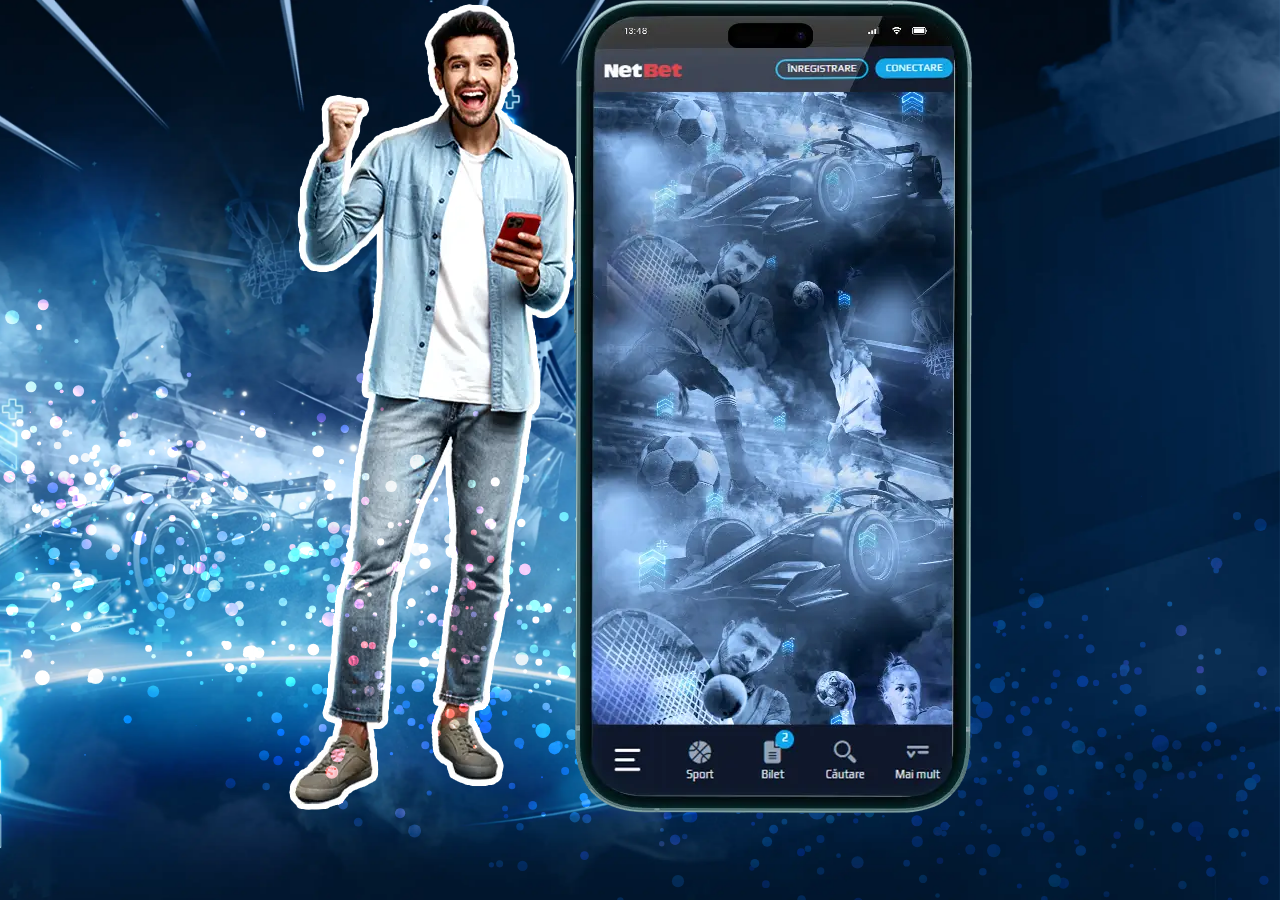
<file: done.html>
<!DOCTYPE html>
<html lang="en">
  <head>
    <meta charset="UTF-8" />
    <meta name="viewport" content="width=device-width, initial-scale=1.0" />

    <script src="https://code.jquery.com/jquery-3.6.0.min.js"></script>
    <script src="https://pbutcher.uk/flipdown/js/flipdown/flipdown.js"></script>
    <link rel="stylesheet" href="./done.css" />
    <link
      href="https://pbutcher.uk/flipdown/css/flipdown/flipdown.css"
      rel="stylesheet"
    />
    <title>Document</title>
  </head>
  <body>
    <canvas id="particle-canvas"></canvas>
    <div class="c-app">
      <div class="c-wrapp">
      <div class="test1">
        <img src="./assets/man.webp" alt="man" class="test1">
                </div>
      <div class="c-ticket">
    
        <div class="test2">
          <img src="./assets/phone.webp" alt="" class="test" />
        </div>
        <div class="insert-ticket" id="insert-ticket"></div>
      </div>
    
    </div>
    <div class="count-down">
      <div class="flipdown" id="flipdown"></div>
    </div>
  </div>
    <style>
      .flipdown.flipdown__theme-dark .rotor-bottom,
      .flipdown.flipdown__theme-dark .rotor-leaf-rear,
      .flipdown.flipdown__theme-dark .rotor,
      .flipdown.flipdown__theme-dark .rotor-top,
      .flipdown.flipdown__theme-dark .rotor-leaf-front {
        color: var(--footer_color);
        background-color: var(--_lightGray);
      }

      .count-down {
        display: flex;
        justify-content: center;
        align-items: center;
        width:fit-content;
        /* height: 378px;
        margin: auto;
        padding: 20px; */
      }
      .count-down .flipdown {
        /* margin: auto;
        width: 600px;
        margin-top: 30px; */
      }
      .count-down h1 {
        text-align: center;
        font-weight: 400;
        font-size: 3em;
        margin-top: 0;
        margin-bottom: 10px;
      }
      @media (max-width: 550px) {
        .count-down {
          width: 100%;
          height: 362px;
        }
        .count-down h1 {
          font-size: 2.5em;
        }
      }
    </style>

    <script src="./done.js"></script>
    <script src="./particles.js"></script>
  </body>
</html>
</file>
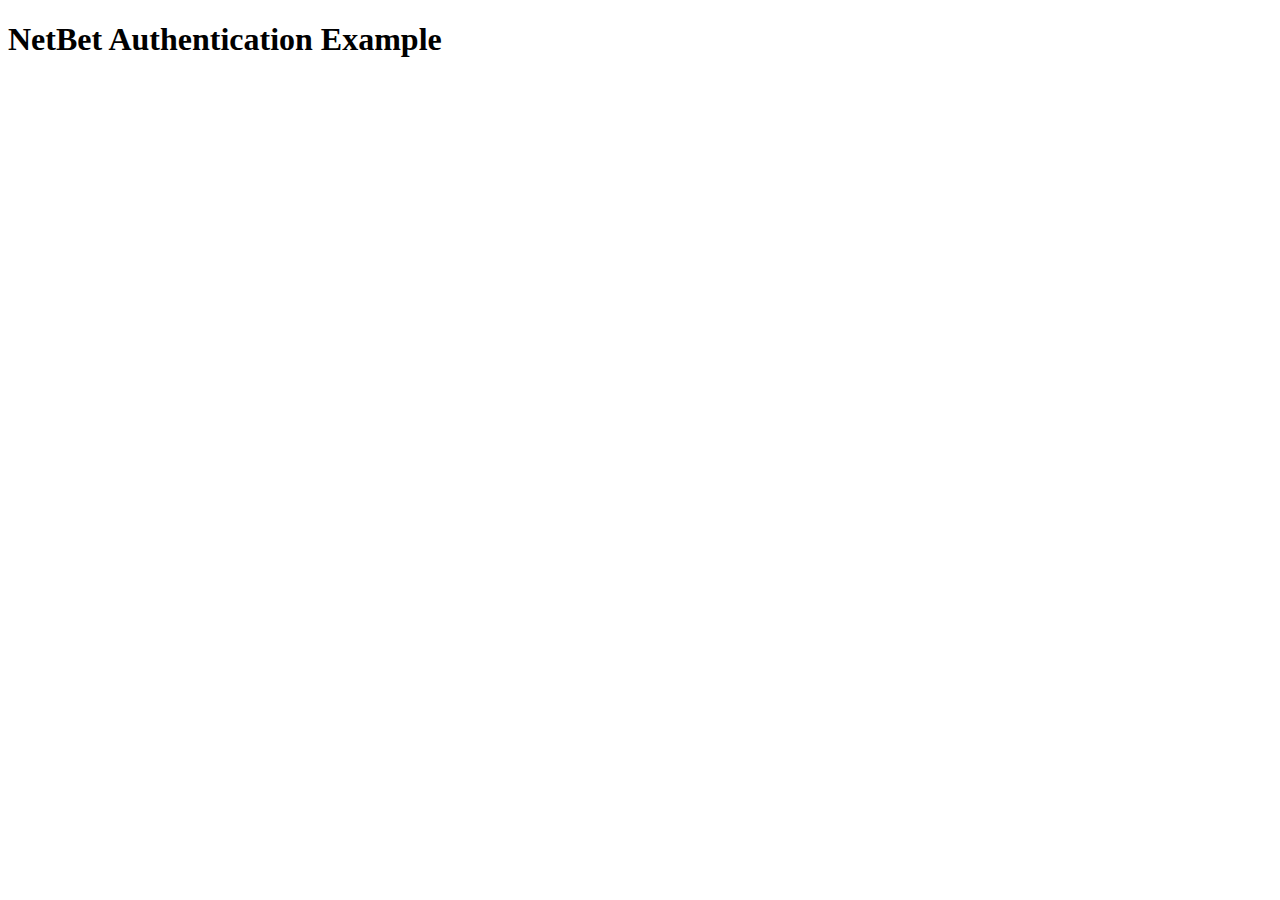
<file: testt.html>
<!DOCTYPE html>
<html lang="en">
<head>
    <meta charset="UTF-8">
    <meta name="viewport" content="width=device-width, initial-scale=1.0">
    <title>NetBet Authentication Example</title>
    <style>
        #login-button, #logout-button, #simulate-message {
            display: none; /* Initially hide buttons */
            margin: 10px;
            padding: 10px 20px;
            background-color: #007bff;
            color: white;
            border: none;
            cursor: pointer;
        }
        #logout-button {
            background-color: #dc3545; /* Red button for logout */
        }
        #simulate-message {
            background-color: #28a745; /* Green button for simulating message */
        }
    </style>
</head>
<body>

    <h1>NetBet Authentication Example</h1>

    <!-- Buttons to show/hide based on login status -->
    <button id="login-button">Login</button>
    <button id="logout-button">Logout</button>
    <button id="simulate-message">Simulate Message from iFrame</button>

    <!-- iFrame (commented out due to CSP issues) -->
    <!-- <div class="iframe-wrap" style="z-index:39;">
        <iframe id="advent_iframe" width="100%" height="850px" style="border: 0px none; display: block; margin-left: auto; margin-right: auto;" 
        src="https://casino.netbet.ro/test"></iframe>
    </div> -->

    <script>
        let messageListenerAdded = false;

        // Simulating user and netbet_id for testing purposes
        let username = "";  // Replace with actual logic to get username
        let netbet_id;      // Replace with actual logic to get netbet_id

        // Function to send authentication status to the iframe
        async function sendMessage() {
            try {
                const isLoggedIn = !!(username && !isNaN(netbet_id)); // Check if logged in
                const message = {
                    event: "auth_status",
                    details: {
                        isLoggedIn: isLoggedIn,
                        username: isLoggedIn ? username : null,
                        netbet_id: isLoggedIn ? netbet_id : null,
                    },
                    source: "game.netbet",
                };
                console.log("Message sent:", message);
            } catch (error) {
                console.error("Error sending authentication message:", error);
            }
        }

        // Function to listen to messages from iframe (simulated)
        function listenMessage() {
            if (messageListenerAdded) return;  // Avoid adding multiple listeners
            try {
                const trustedOrigins = ["https://casino.netbet.ro", "https://casino-promo.netbet.ro",];
                window.addEventListener("message", function (event) {
                    // Ensure the message comes from a trusted origin
                    if (!trustedOrigins.includes(event.origin)) {
                        console.log("Untrusted origin:", event.origin);
                        return;
                    }
                    const message = event.data;
                    if (message && typeof message === "object" && message.event === "auth_status") {
                        const isLoggedIn = message.details.isLoggedIn;
                        console.log("Authentication status received:", isLoggedIn);
                        // Show or hide buttons based on login state
                        showButtonsBasedOnLogin(isLoggedIn);
                    }
                }, false);

                messageListenerAdded = true;
            } catch (error) {
                console.error("Error setting up message listener:", error);
            }
        }

        // Function to simulate message reception from the iframe
        function simulateIframeMessage() {
            const message = {
                event: "auth_status",
                details: {
                    isLoggedIn: true, // Simulate user being logged in
                    username: "testUser",
                    netbet_id: 123456,
                },
                source: "iframe.simulation",
            };
            window.dispatchEvent(new MessageEvent("message", {
                data: message,
                origin: "https://casino.netbet.ro" // Simulated origin
            }));
        }

        // Ensure iframe is fully loaded before sending the message
        document.getElementById("simulate-message").addEventListener("click", function() {
            simulateIframeMessage(); // Simulate receiving a message from the iframe
        });

        // Ensure everything is ready after the document has fully loaded
        document.addEventListener("DOMContentLoaded", function() {
            listenMessage();  // Start listening for messages
            sendMessage(); // Initial send message
        });

        // Function to update buttons visibility based on login state
        function showButtonsBasedOnLogin(isLoggedIn) {
            const loginButton = document.getElementById("login-button");
            const logoutButton = document.getElementById("logout-button");
            
            if (isLoggedIn) {
                loginButton.style.display = "none";  // Hide login button
                logoutButton.style.display = "block";  // Show logout button
            } else {
                loginButton.style.display = "block";  // Show login button
                logoutButton.style.display = "none";  // Hide logout button
            }
        }

    </script>

</body>
</html>
</file>
<file: done.css>
@font-face {
  font-family: 'montBlack';
  src: url('./fonts/montserrat-black-webfont.woff2') format('woff2'),
       url('./fonts/montserrat-black-webfont.woff') format('woff');
  font-weight: 900;
  font-style: normal;
  font-display: swap;
}
@font-face {
  font-family: 'montExtraBold';
  src: url('./fonts/montserrat-extrabold-webfont.woff2') format('woff2'),
       url('./fonts/montserrat-extrabold-webfont.woff') format('woff');
  font-weight: 600;
  font-style: normal;
  font-display: swap;
}

@font-face {
  font-family: 'montBold';
  src: url('./fonts/montserrat-bold-webfont.woff2') format('woff2'),
       url('./fonts/montserrat-bold-webfont.woff') format('woff');
  font-weight: 600;
  font-style: normal;
  font-display: swap;
}

@font-face {
  font-family: 'montSemiBold';
  src: url('./fonts/montserrat-semibold-webfont.woff2') format('woff2'),
       url('./fonts/montserrat-semibold-webfont.woff') format('woff');
  font-weight: 500;
  font-style: normal;
  font-display: swap;
}

@font-face {
  font-family: 'montRegular';
  src: url('./fonts/montserrat-regular-webfont.woff2') format('woff2'),
       url('./fonts/montserrat-regular-webfont.woff') format('woff');
  font-weight: 400;
  font-style: normal;
  font-display: swap;
}


*,
*::before,
*::after {
  margin: 0;
  padding: 0;
  box-sizing: border-box;
}

:root {
  --__sport: rgb(100, 176, 0);
  --__casino: transparent linear-gradient(312deg, #1f71ad 0%, #00c0fa 100%) 0%
    0% no-repeat padding-box;
  --__sport_hover: linear-gradient(135deg, #90e000, #64b000);
  --button_color: linear-gradient(to right, #ff1c26, #a81c1f);
  --button_color-hover: linear-gradient(to left, #ff1c26, #a81c1f);
  --color_blue: #c5e6ff;
  --color_red: #ff0000;
  --color_white: #fff;
  --color_softGray: #bfbfbf;
  --header_color: #141c33;
  --footer_color: #010718;
  --textShadowFull: var(--textShadow) 0px 0px 10px,
    var(--textShadow) 0px 0px 10px, var(--textShadow) 0px 0px 5px,
    var(--textShadow) 0px 0px 16px;
  --textShadow: #ff0000;
  --textShadowSmooth: var(--textShadow) 0px 0px 0px,
    var(--textShadow) 0px 0px 10px, var(--textShadow) 0px 0px 2px,
    var(--textShadow) 0px 0px 6px;

  --gray_color: #333;
  --_lightGray: #e2e8f0;
}

body {
  /* height: 100vh; */
  font-size: 100%;
  font-family: "montBold";
  background: steelblue;
}

body::after {
  content: "";
  position: fixed;
  top: 0;
  left: 0;
  width: 100%;
  height: 100%;
  background: url(./assets/background.webp);
  background-position: bottom;
  background-size: cover;
  background-repeat: no-repeat;
  z-index: -1;
}

input[type="number"]::-webkit-inner-spin-button,
input[type="number"]::-webkit-outer-spin-button {
  -webkit-appearance: none;
  margin: 0;
}

input[type="number"] {
  -moz-appearance: textfield;
}

input[type="number"] {
  appearance: textfield;
}

.teams,
.teams p,
.bet-option,
.c-ticket,
.body-ticket > div,
.form-ticket,.c-wrapp {
  display: flex;
  justify-content: center;
  align-items: center;
}


.c-app {
  display: flex;
  flex-direction: row;
  justify-content:center;
  gap: 20px;

}

.card-content {
  background: var(--header_color);
  max-width: 360px;
  min-width: 360px;
  text-align: center;
  color: #fff;
}

.header-ticket,
.footer-ticket {
  text-transform: uppercase;
  padding: 15px;
  font-size: 1.3rem;
  font-family: "montExtraBold";
  color: var(--color_blue);
}

.footer-ticket {
  margin: 0 auto !important;
}

.underline {
  position: relative;
}

.underline::after {
  position: absolute;
  content: "";
  width: 120%;
  z-index: 22;
  left: -10%;
  top: 35%;
  border-top: 2px solid;
  border-color: var(--footer_color);
  -webkit-transform: rotate(0deg);
  -moz-transform: rotate(-0deg);
  -ms-transform: rotate(-0deg);
  -o-transform: rotate(-0deg);
  transform: rotate(-0deg);
}

.error-message {
  font-size: 13px;
}
.body-ticket {
  padding: 10px 15px;
  color: var(--header_color);
  background: #fcfcfc;
  text-transform: uppercase;
}
.body-ticket > div {
  justify-content: space-between;
}
.body-ticket > div:nth-child(1) {
  justify-content: center;
  margin-bottom: 0;
  gap: 25px;
}
.body-ticket > div:nth-child(2) {
  margin: 3px 10px 15px;
  font-family: 'montRegular';
  justify-content:space-between;
  flex-direction: row-reverse;
  gap: 0px;
  text-transform: lowercase;
}
.body-ticket > div:nth-last-child(2){
  margin: 15px 0;
}
.body-ticket > div:nth-last-child(2) p {
  font-size: 1.1rem;
  font-family: 'montExtraBold';
}

.body-ticket > div,
.footer-ticket {
  margin: 10px 0;
}

form input {
  border: 1px solid var(--header_color);
  outline: none;
  border-radius: 10px;
  width: 100%;
  font-family: "montBold";
}

.form-ticket {
  width: 100%;
  border-radius: 10px;
  overflow: hidden;
}

.form-ticket input {
  text-align: center;
  background: var(--_lightGray);
  font-size: 20px;
  padding: 15px 20px;
  border: none;
  outline: none;
}
.form-ticket > div {
  padding: 5px;
  color: white;
}

.bet-option > div {
  padding: 9px 10px;
  font-size: 1.2rem;
}

.bet-option {
  background: var(--_lightGray);
  align-items: unset;
  border-radius: 10px;
  flex-direction: row;
  min-width: 100px;
}
.bet-ticket{
  margin: 20px 0 !important;
}
.bet-option > div p:nth-last-child(1) {
  color: var(--color_red);
}

.selected-bet {
  background: var(--color_red);
}
.selected-bet > div p:nth-child(1),
.selected-bet,
.selected-bet > div p:nth-last-child(1) {
  color: #fdfdfd;
}

.selected-bet,
.selected-bet > div p:nth-child(0) {
  color: var(--footer_color);
}

.insert-ticket {
  z-index: 5;
  position: absolute;
  top: 50%;
  left: 50%;
  transform: translate(-50%, -50%);
}
.c-ticket {
  position: relative;
}

.test {
  position: relative;
}

.test2 {
  overflow: hidden;
}

#potentialWinning {
 line-height: 1.3;
}
#potentialWinning p {
  font-size: 2rem;
}
#particle-canvas {
  width: 100%;
  height: 100%;
  vertical-align: middle;
  position: absolute;
  left: 0;
  top: 0;
  mix-blend-mode: color-dodge;
  z-index: 0;

}

.teams {
  /* gap: 4px; */
  text-transform: uppercase;
  flex-direction: column;
}
.teams:nth-child(1) {
  justify-content: start;
}
.teams:nth-child(2) {
  justify-content: end;
}
.teams img {
  width: 40px;
  min-width: 40px;
  height: auto;
  object-fit: contain;
  border-radius: 50%;
  background: linear-gradient(-150deg, rgba(250, 250, 250, 1) 26%, rgb(209 209 209) 100%);
  padding: 4px;
}
.teams p {
  min-height: 50px;
  align-items: center;
  font-family: 'montExtraBold';
  font-size: 1.1rem;
}
</file>
